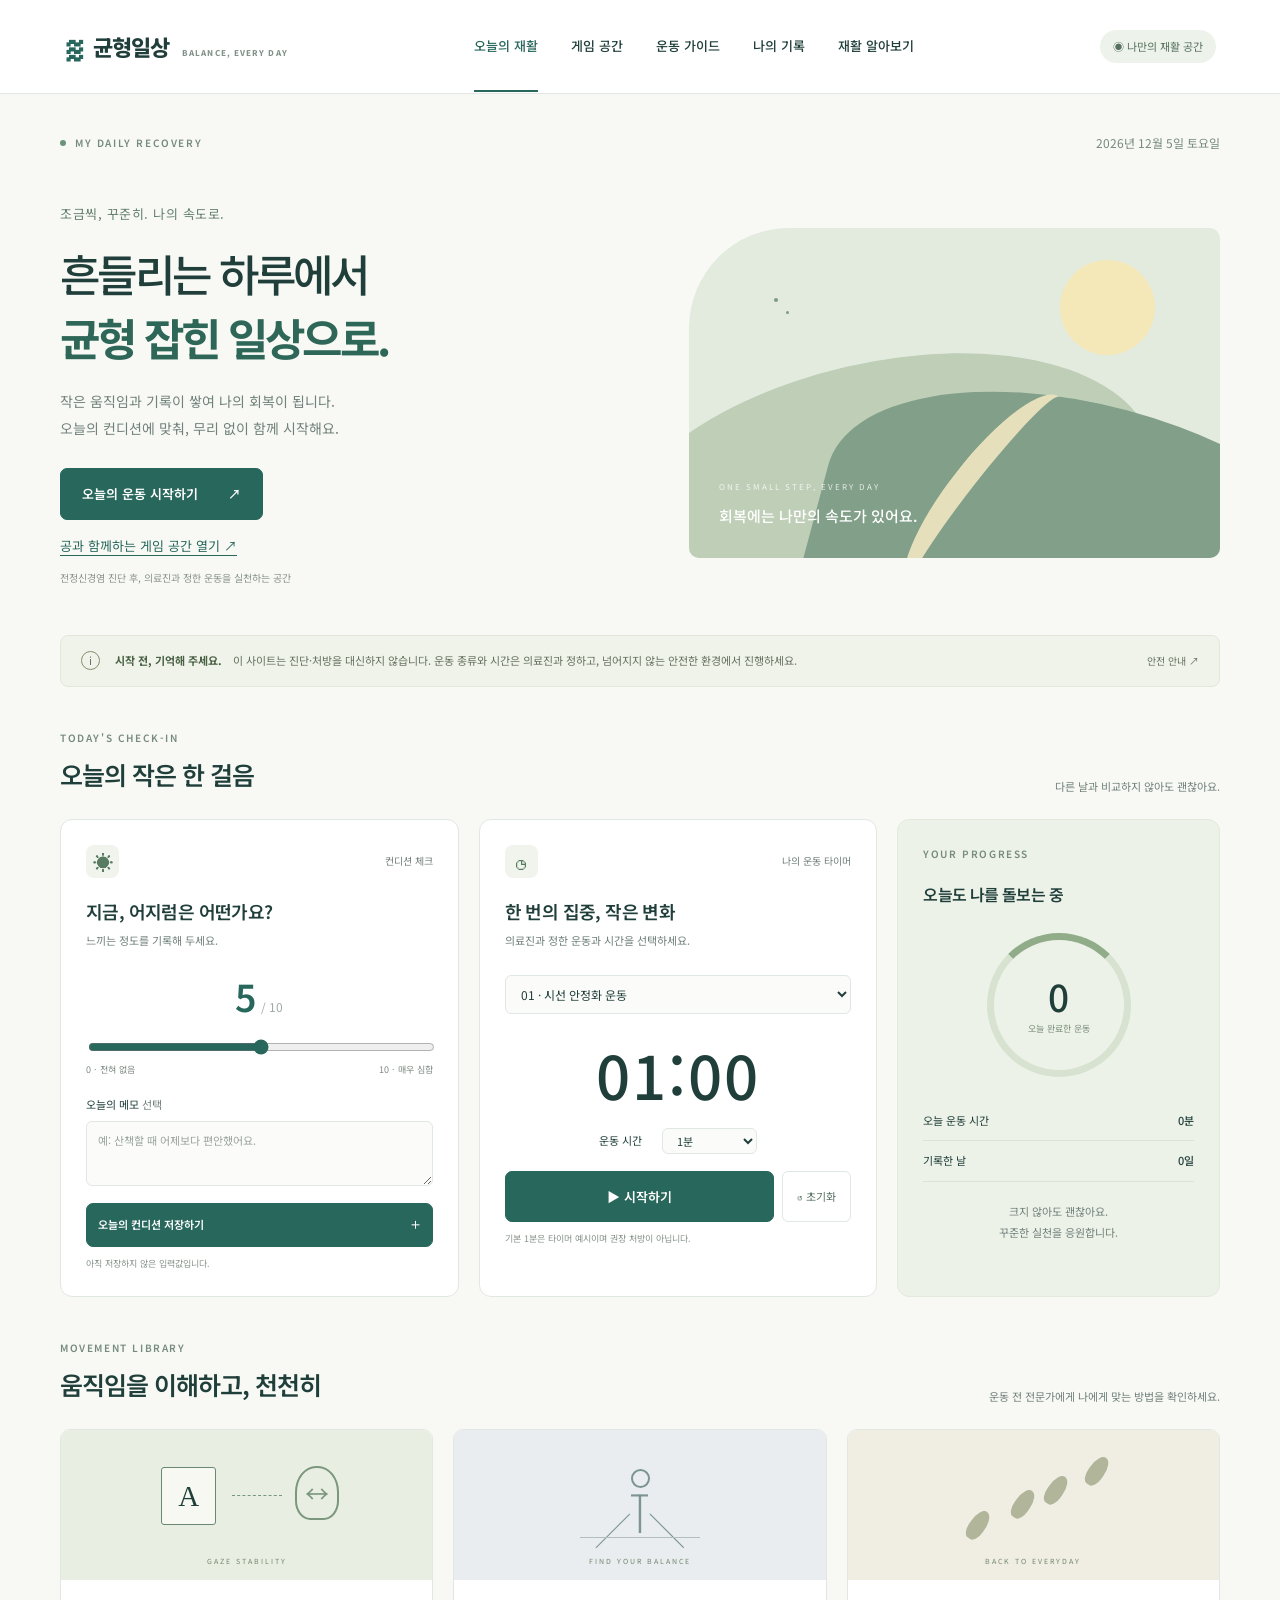
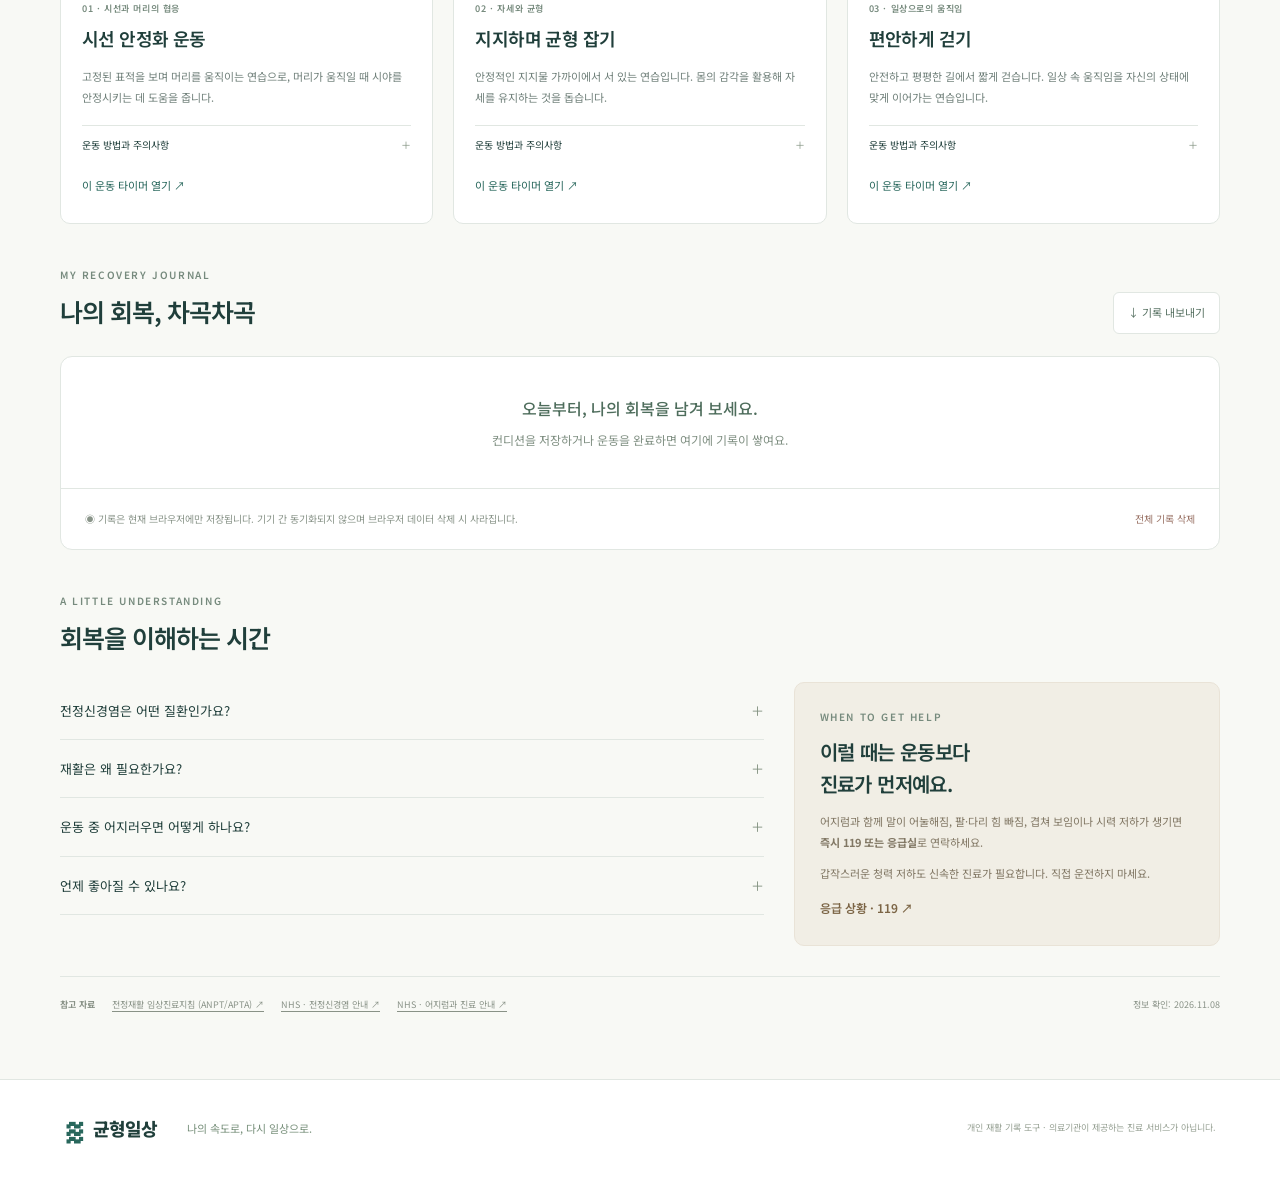
<file: index.html>
<!doctype html><html lang="ko"><head><meta charset="utf-8"><meta name="viewport" content="width=device-width, initial-scale=1"><meta name="description" content="나의 속도로 이어가는 전정재활. 운동 타이머와 어지럼·회복 기록을 한곳에서 관리하세요."><title>균형일상 | 나의 속도로, 다시 일상으로</title><link rel="stylesheet" href="style.css"></head><body>
<header><a href="#home" class="brand"><span class="brand-icon">≋</span> 균형일상<span class="brand-en">BALANCE, EVERY DAY</span></a><nav aria-label="주 메뉴"><a href="#home" class="active">오늘의 재활</a><a href="games.html">게임 공간</a><a href="#exercises">운동 가이드</a><a href="#history">나의 기록</a><a href="#help">재활 알아보기</a></nav><span class="private">◉ 나만의 재활 공간</span></header>
<main id="home"><div class="eyebrow"><span class="dot"></span> MY DAILY RECOVERY <span id="today"></span></div>
<section class="hero"><div><p class="small-heading">조금씩, 꾸준히. 나의 속도로.</p><h1>흔들리는 하루에서<br><em>균형 잡힌 일상으로.</em></h1><p class="hero-copy">작은 움직임과 기록이 쌓여 나의 회복이 됩니다.<br>오늘의 컨디션에 맞춰, 무리 없이 함께 시작해요.</p><a class="button" href="#practice">오늘의 운동 시작하기 <span>↗</span></a><a class="game-entry" href="games.html">공과 함께하는 게임 공간 열기 ↗</a><p class="hero-note">전정신경염 진단 후, 의료진과 정한 운동을 실천하는 공간</p></div><div class="landscape" role="img" aria-label="잔잔한 해와 언덕이 이루는 균형의 풍경"><div class="sun"></div><div class="hill back"></div><div class="hill front"></div><div class="path"></div><div class="landscape-caption"><span>ONE SMALL STEP, EVERY DAY</span><strong>회복에는 나만의 속도가 있어요.</strong></div><span class="orb orb-one"></span><span class="orb orb-two"></span></div></section>
<div class="safety-strip"><span class="safety-symbol">i</span><p><strong>시작 전, 기억해 주세요.</strong> 이 사이트는 진단·처방을 대신하지 않습니다. 운동 종류와 시간은 의료진과 정하고, 넘어지지 않는 안전한 환경에서 진행하세요.</p><a href="#help">안전 안내 ↗</a></div>
<section class="today-section"><div class="section-heading"><div><span class="eyebrow">TODAY'S CHECK-IN</span><h2>오늘의 작은 한 걸음</h2></div><span class="muted">다른 날과 비교하지 않아도 괜찮아요.</span></div><div class="dashboard"><article class="card checkin"><div class="card-top"><span class="icon-box">☀</span><span class="tag">컨디션 체크</span></div><h3>지금, 어지럼은 어떤가요?</h3><p>느끼는 정도를 기록해 두세요.</p><form id="symptom-form"><div class="score-line"><output id="score-value" for="score">5</output><span>/ 10</span></div><label class="sr-only" for="score">어지럼 정도 0부터 10</label><input type="range" id="score" min="0" max="10" value="5"><div class="range-labels"><span>0 · 전혀 없음</span><span>10 · 매우 심함</span></div><label for="note">오늘의 메모 <span class="muted">선택</span></label><textarea id="note" rows="2" maxlength="1000" placeholder="예: 산책할 때 어제보다 편안했어요."></textarea><button class="button full" type="submit">오늘의 컨디션 저장하기 <span>＋</span></button><p id="saved-label" class="micro">아직 저장하지 않은 입력값입니다.</p></form></article>
<article class="card practice" id="practice"><div class="card-top"><span class="icon-box">◷</span><span class="tag">나의 운동 타이머</span></div><h3>한 번의 집중, 작은 변화</h3><p>의료진과 정한 운동과 시간을 선택하세요.</p><label for="exercise" class="sr-only">운동 선택</label><select id="exercise"><option value="gaze">01 · 시선 안정화 운동</option><option value="balance">02 · 지지하며 균형 잡기</option><option value="walk">03 · 편안하게 걷기</option></select><div class="timer" id="clock" role="timer" aria-label="남은 시간">01<span>:</span>00</div><div class="time-setting"><label for="duration">운동 시간</label><select id="duration"><option value="30">30초</option><option value="60" selected>1분</option><option value="120">2분</option><option value="300">5분</option><option value="600">10분</option></select></div><div class="timer-buttons"><button class="button" id="start">▶ 시작하기</button><button class="secondary" id="reset">↺ 초기화</button></div><p class="micro" id="timer-note">기본 1분은 타이머 예시이며 권장 처방이 아닙니다.</p></article>
<article class="card summary"><span class="eyebrow">YOUR PROGRESS</span><h3>오늘도 나를 돌보는 중</h3><div class="progress-circle"><span id="session-count">0</span><small>오늘 완료한 운동</small></div><div class="summary-row"><span>오늘 운동 시간</span><strong id="total-time">0분</strong></div><div class="summary-row"><span>기록한 날</span><strong id="record-days">0일</strong></div><p class="encouragement">크지 않아도 괜찮아요.<br>꾸준한 실천을 응원합니다.</p></article></div></section>
<section id="exercises"><div class="section-heading"><div><span class="eyebrow">MOVEMENT LIBRARY</span><h2>움직임을 이해하고, 천천히</h2></div><span class="muted">운동 전 전문가에게 나에게 맞는 방법을 확인하세요.</span></div><div class="exercise-grid"><article class="exercise-card"><div class="exercise-art gaze-art"><span class="target">A</span><span class="dashed"></span><span class="head-shape">↔</span><small>GAZE STABILITY</small></div><div class="exercise-body"><span class="eyebrow">01 · 시선과 머리의 협응</span><h3>시선 안정화 운동</h3><p>고정된 표적을 보며 머리를 움직이는 연습으로, 머리가 움직일 때 시야를 안정시키는 데 도움을 줍니다.</p><details><summary>운동 방법과 주의사항 <span>＋</span></summary><p>앉은 자세에서 눈높이의 글자를 바라봅니다. 글자를 선명하게 볼 수 있는 범위에서 머리를 좌우로 천천히 움직입니다. 속도·방향·시간은 전문가가 정해 준 대로 따르세요. 목 통증이 생기거나 표적이 계속 흐려지면 중단하고 상담하세요.</p></details><button class="text-button choose" data-type="gaze">이 운동 타이머 열기 ↗</button></div></article>
<article class="exercise-card"><div class="exercise-art balance-art"><span class="balance-person">⎯<br>│<br>╱ ╲</span><span class="floor-line"></span><small>FIND YOUR BALANCE</small></div><div class="exercise-body"><span class="eyebrow">02 · 자세와 균형</span><h3>지지하며 균형 잡기</h3><p>안정적인 지지물 가까이에서 서 있는 연습입니다. 몸의 감각을 활용해 자세를 유지하는 것을 돕습니다.</p><details><summary>운동 방법과 주의사항 <span>＋</span></summary><p>움직이지 않는 조리대나 난간 앞에서 눈을 뜨고 편안한 간격으로 섭니다. 필요하면 지지물을 잡으세요. 발 간격·시간은 전문가가 정한 범위로 유지합니다. 혼자 눈을 감거나 쿠션 위에 서는 등 난도를 높이지 마세요.</p></details><button class="text-button choose" data-type="balance">이 운동 타이머 열기 ↗</button></div></article>
<article class="exercise-card"><div class="exercise-art walk-art"><span class="step s1"></span><span class="step s2"></span><span class="step s3"></span><span class="step s4"></span><small>BACK TO EVERYDAY</small></div><div class="exercise-body"><span class="eyebrow">03 · 일상으로의 움직임</span><h3>편안하게 걷기</h3><p>안전하고 평평한 길에서 짧게 걷습니다. 일상 속 움직임을 자신의 상태에 맞게 이어가는 연습입니다.</p><details><summary>운동 방법과 주의사항 <span>＋</span></summary><p>장애물이 없는 밝고 평평한 장소를 선택하세요. 불안정하면 보호자와 동행하고 필요한 보조기구를 사용합니다. 전문가와 정한 속도와 시간으로 걷고, 어지럼이 심해지면 즉시 안전하게 앉으세요. 걷는 동안 화면을 보지 마세요.</p></details><button class="text-button choose" data-type="walk">이 운동 타이머 열기 ↗</button></div></article></div></section>
<section id="history" class="history-section"><div class="section-heading"><div><span class="eyebrow">MY RECOVERY JOURNAL</span><h2>나의 회복, 차곡차곡</h2></div><button class="secondary" id="export">↓ 기록 내보내기</button></div><div class="card history-card"><div id="history-list"></div><div class="history-footer"><p>◉ 기록은 현재 브라우저에만 저장됩니다. 기기 간 동기화되지 않으며 브라우저 데이터 삭제 시 사라집니다.</p><button class="text-button danger" id="delete">전체 기록 삭제</button></div></div></section>
<section id="help"><div class="section-heading"><div><span class="eyebrow">A LITTLE UNDERSTANDING</span><h2>회복을 이해하는 시간</h2></div></div><div class="help-grid"><div class="faq"><details><summary>전정신경염은 어떤 질환인가요?<span>＋</span></summary><p>균형 정보를 전달하는 전정신경에 염증이 생겨 갑작스러운 어지럼과 불안정함이 나타나는 질환입니다. 어지럼의 원인은 다양하므로 진단이 먼저 필요합니다. 새로 청력이 떨어졌다면 전정신경염으로 단정하지 말고 신속히 진료받으세요.</p></details><details><summary>재활은 왜 필요한가요?<span>＋</span></summary><p>전정재활은 시선 안정화와 균형·보행 연습 등을 통해 변화된 균형 정보에 적응하도록 돕습니다. 개인의 상태와 기능에 맞춘 전문가의 평가와 지도가 중요합니다.</p></details><details><summary>운동 중 어지러우면 어떻게 하나요?<span>＋</span></summary><p>일시적인 가벼운 증상 증가가 있을 수 있지만, 참으면서 계속하지 마세요. 심한 어지럼·구토·넘어질 느낌·새로운 통증이 생기면 중단하고 안전하게 앉으세요. 증상이 오래 남거나 악화되면 운동량을 의료진과 다시 상의하세요.</p></details><details><summary>언제 좋아질 수 있나요?<span>＋</span></summary><p>회복 속도는 사람마다 다릅니다. 일정한 기간 안에 회복을 보장할 수 없습니다. 증상이 악화되거나 치료를 시작한 뒤에도 호전되지 않으면 담당 의료진과 상담하세요.</p></details></div><aside class="urgent"><span class="eyebrow">WHEN TO GET HELP</span><h3>이럴 때는 운동보다<br>진료가 먼저예요.</h3><p>어지럼과 함께 말이 어눌해짐, 팔·다리 힘 빠짐, 겹쳐 보임이나 시력 저하가 생기면 <strong>즉시 119 또는 응급실</strong>로 연락하세요.</p><p>갑작스러운 청력 저하도 신속한 진료가 필요합니다. 직접 운전하지 마세요.</p><a href="tel:119">응급 상황 · 119 ↗</a></aside></div><div class="sources"><strong>참고 자료</strong><a href="https://pmc.ncbi.nlm.nih.gov/articles/PMC8920012/" target="_blank" rel="noopener">전정재활 임상진료지침 (ANPT/APTA) ↗</a><a href="https://www.nhs.uk/conditions/labyrinthitis/" target="_blank" rel="noopener">NHS · 전정신경염 안내 ↗</a><a href="https://www.nhs.uk/conditions/vertigo/" target="_blank" rel="noopener">NHS · 어지럼과 진료 안내 ↗</a><span>정보 확인: 2026.11.08</span></div></section>
</main><footer><a class="brand" href="#home"><span class="brand-icon">≋</span> 균형일상</a><p>나의 속도로, 다시 일상으로.</p><small>개인 재활 기록 도구 · 의료기관이 제공하는 진료 서비스가 아닙니다.</small></footer><div class="toast" id="status" role="status" aria-live="polite"></div><script type="module" src="app.mjs"></script></body></html>
</file>
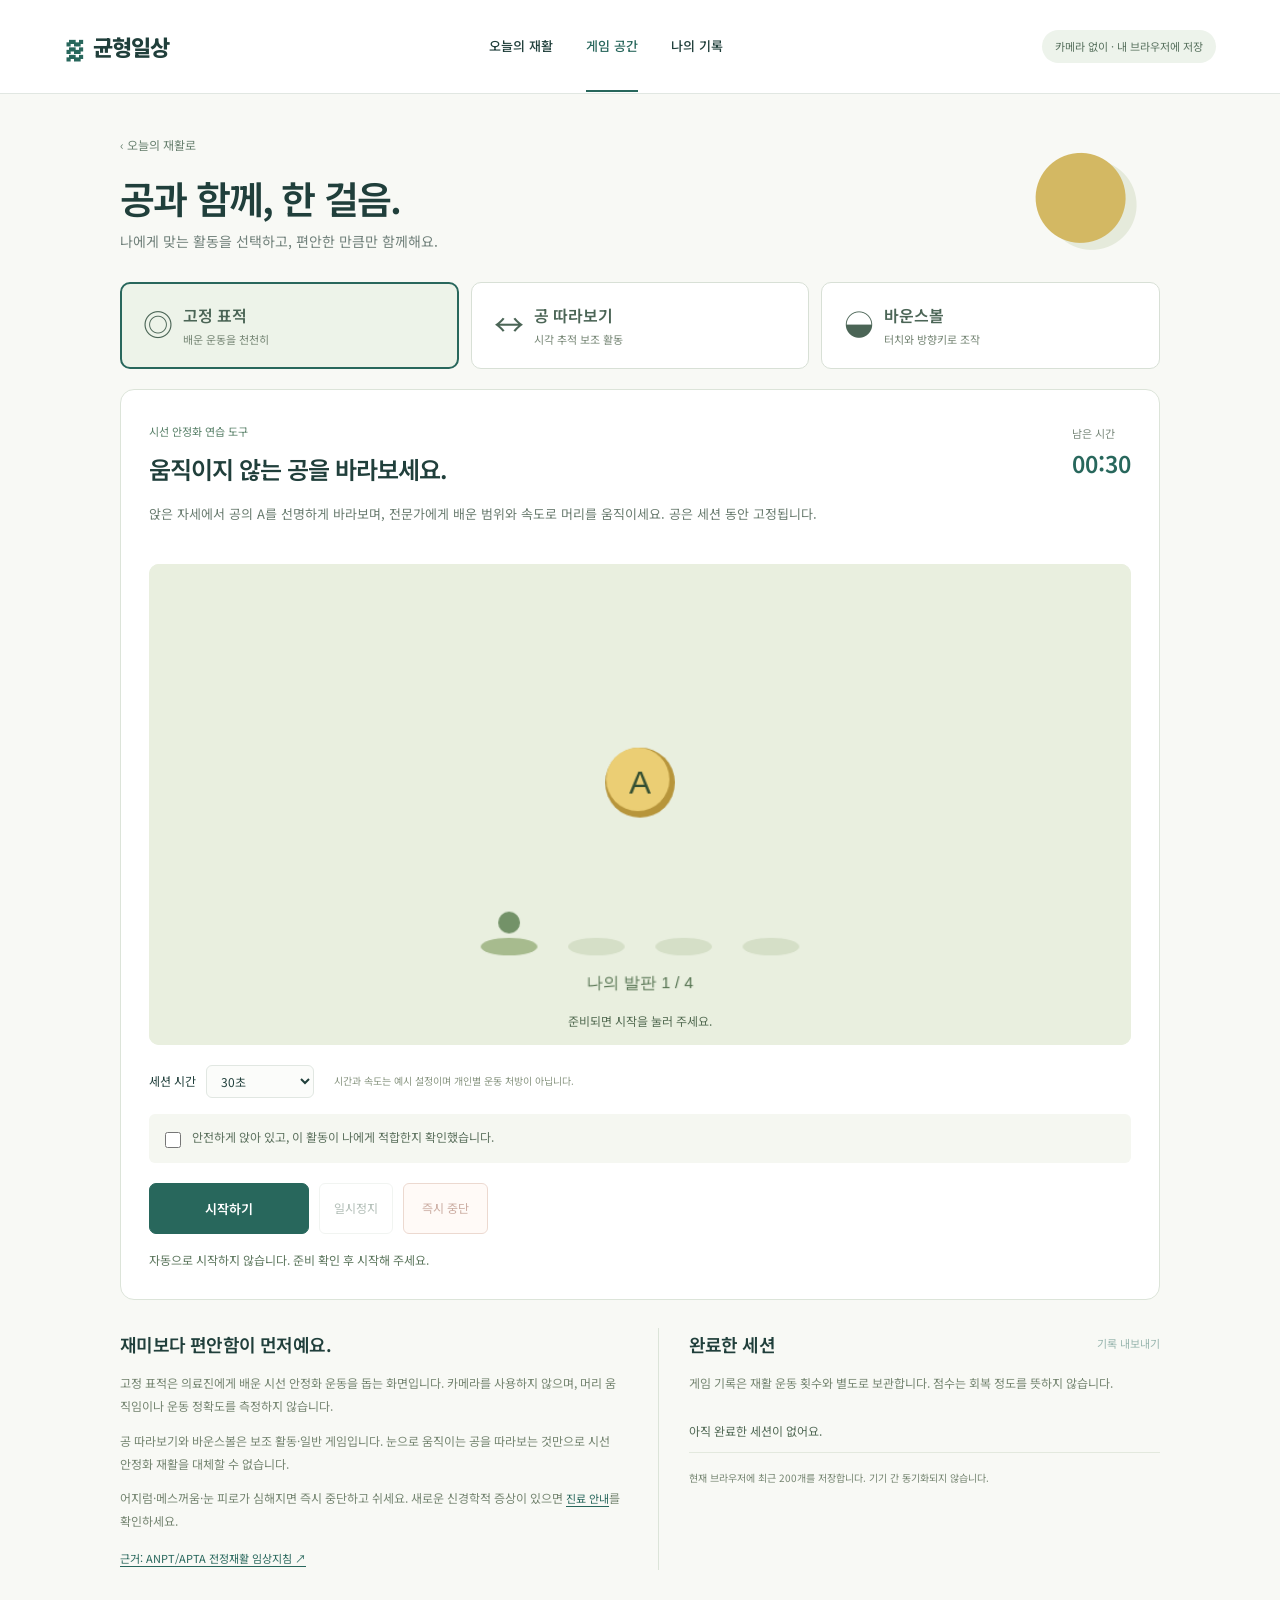
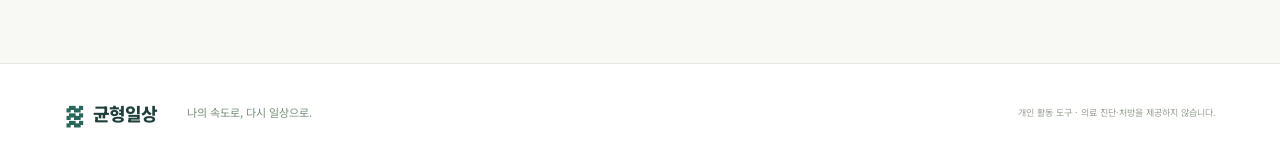
<file: games.html>
<!doctype html><html lang="ko"><head><meta charset="utf-8"><meta name="viewport" content="width=device-width,initial-scale=1"><meta name="description" content="고정 표적, 공 따라보기, 바운스볼을 선택할 수 있는 균형일상의 게임 공간"><title>공과 함께 한 걸음 | 균형일상</title><link rel="stylesheet" href="style.css"><link rel="stylesheet" href="games.css"></head><body>
<header><a class="brand" href="index.html"><span class="brand-icon">≋</span> 균형일상</a><nav aria-label="주 메뉴"><a href="index.html">오늘의 재활</a><a class="active" href="games.html" aria-current="page">게임 공간</a><a href="index.html#history">나의 기록</a></nav><span class="private">카메라 없이 · 내 브라우저에 저장</span></header>
<main class="game-main"><div class="game-intro"><div><a class="back-link" href="index.html">‹ 오늘의 재활로</a><h1>공과 함께, 한 걸음.</h1><p>나에게 맞는 활동을 선택하고, 편안한 만큼만 함께해요.</p></div><span class="intro-ball" aria-hidden="true">●</span></div>
<div class="mode-picker" role="group" aria-label="게임 모드"><button data-mode="gaze" aria-pressed="true"><span>◎</span><strong>고정 표적</strong><small>배운 운동을 천천히</small></button><button data-mode="track" aria-pressed="false"><span>↔</span><strong>공 따라보기</strong><small>시각 추적 보조 활동</small></button><button data-mode="bounce" aria-pressed="false"><span>◒</span><strong>바운스볼</strong><small>터치와 방향키로 조작</small></button></div>
<section class="game-panel" aria-labelledby="mode-title"><div class="game-heading"><div><span id="mode-kind" class="mode-kind">시선 안정화 연습 도구</span><h2 id="mode-title">움직이지 않는 공을 바라보세요.</h2></div><div class="game-stats"><span>남은 시간 <strong id="game-clock">00:30</strong></span><span id="score-wrap" hidden>모은 별 <strong id="game-score">0 / 4</strong></span></div></div>
<p id="mode-instruction" class="mode-instruction">앉은 자세에서 공의 A를 선명하게 바라보며, 전문가에게 배운 범위와 속도로 머리를 움직이세요. 공은 세션 동안 고정됩니다.</p>
<div class="canvas-wrap"><canvas id="game-canvas" width="900" height="440" tabindex="0" aria-label="고정 표적 게임 화면">이 브라우저는 Canvas를 지원하지 않습니다. 최신 브라우저로 열어 주세요.</canvas><div id="scene-caption">준비되면 시작을 눌러 주세요.</div></div>
<div id="touch-controls" class="touch-controls" hidden><button id="move-left" aria-label="공을 왼쪽으로 이동">← 왼쪽</button><span>공은 자동으로 튀어요.<br>별 4개를 모아 보세요.</span><button id="move-right" aria-label="공을 오른쪽으로 이동">오른쪽 →</button></div>
<div class="settings"><label>세션 시간<select id="game-duration"><option value="15">15초</option><option value="30" selected>30초</option><option value="60">1분</option><option value="120">2분</option></select></label><label id="speed-label" hidden>공 속도<select id="game-speed"><option value="0.5" selected>아주 느리게</option><option value="1">느리게</option><option value="1.5">보통</option></select></label><label id="direction-label" hidden>이동 방향<select id="game-direction"><option value="horizontal">좌우</option><option value="vertical">위아래</option></select></label><span>시간과 속도는 예시 설정이며 개인별 운동 처방이 아닙니다.</span></div>
<label class="readiness"><input type="checkbox" id="game-ready">안전하게 앉아 있고, 이 활동이 나에게 적합한지 확인했습니다.</label>
<div class="game-actions"><button class="button" id="game-start">시작하기</button><button class="secondary" id="game-pause" disabled>일시정지</button><button class="stop-button" id="game-stop" disabled>즉시 중단</button><button class="secondary" id="game-restart" hidden>다시 준비하기</button><button class="secondary" id="next-stone" hidden>다음 발판으로</button></div>
<p id="game-message" role="status" aria-live="polite">자동으로 시작하지 않습니다. 준비 확인 후 시작해 주세요.</p>
</section>
<div class="game-bottom"><aside class="game-guidance"><h3>재미보다 편안함이 먼저예요.</h3><p id="medical-note">고정 표적은 의료진에게 배운 시선 안정화 운동을 돕는 화면입니다. 카메라를 사용하지 않으며, 머리 움직임이나 운동 정확도를 측정하지 않습니다.</p><p>공 따라보기와 바운스볼은 보조 활동·일반 게임입니다. 눈으로 움직이는 공을 따라보는 것만으로 시선 안정화 재활을 대체할 수 없습니다.</p><p>어지럼·메스꺼움·눈 피로가 심해지면 즉시 중단하고 쉬세요. 새로운 신경학적 증상이 있으면 <a href="index.html#help">진료 안내</a>를 확인하세요.</p><a href="https://pmc.ncbi.nlm.nih.gov/articles/PMC8920012/" target="_blank" rel="noopener">근거: ANPT/APTA 전정재활 임상지침 ↗</a></aside>
<section class="game-journal" aria-labelledby="journal-title"><div><h3 id="journal-title">완료한 세션</h3><button class="text-button" id="game-export" disabled>기록 내보내기</button></div><p>게임 기록은 재활 운동 횟수와 별도로 보관합니다. 점수는 회복 정도를 뜻하지 않습니다.</p><ol id="game-records"></ol><p class="storage-note">현재 브라우저에 최근 200개를 저장합니다. 기기 간 동기화되지 않습니다.</p></section></div>
</main><footer><a class="brand" href="index.html"><span class="brand-icon">≋</span> 균형일상</a><p>나의 속도로, 다시 일상으로.</p><small>개인 활동 도구 · 의료 진단·처방을 제공하지 않습니다.</small></footer><script type="module" src="game.mjs"></script></body></html>
</file>
<file: style.css>
@import url('https://fonts.googleapis.com/css2?family=Noto+Sans+KR:wght@400;500;600;700;800&display=swap');
:root{--ink:#203f3b;--teal:#28675c;--muted:#71817b;--line:#e1e7e2;--bg:#f8f9f5}*{box-sizing:border-box}html{scroll-behavior:smooth;scroll-padding-top:100px}body{margin:0;background:var(--bg);color:var(--ink);font-family:'Noto Sans KR',sans-serif;font-size:14px;line-height:1.8}a{color:inherit;text-decoration:none}button,input,select,textarea{font:inherit}button,a,input,select,textarea{outline-offset:5px}button{cursor:pointer}header{height:94px;display:flex;align-items:center;justify-content:space-between;gap:24px;padding:0 5%;background:#fff;border-bottom:1px solid var(--line)}.brand{display:flex;align-items:center;gap:10px;font-size:22px;letter-spacing:-1px;font-weight:800;white-space:nowrap}.brand-icon{font-size:40px;color:var(--teal);line-height:1}.brand-en{font-size:8px;letter-spacing:1.1px;align-self:end;margin-bottom:6px;margin-left:3px;color:#81928a}nav{display:flex;gap:33px;font-size:13px;font-weight:500}nav a{padding:33px 0}nav a.active{color:var(--teal);border-bottom:2px solid var(--teal)}.private{font-size:11px;background:#edf3eb;border-radius:30px;padding:7px 13px;color:#58715e}main{max-width:1240px;margin:auto;padding:38px 40px 65px}.eyebrow{font-size:10px;letter-spacing:1.6px;font-weight:600;color:#768a7d;display:flex;align-items:center;gap:9px}.eyebrow #today{margin-left:auto;font-size:12px;letter-spacing:0;font-weight:400}.dot{width:6px;height:6px;background:#6d927b;border-radius:50%}.hero{display:grid;grid-template-columns:1.1fr 1fr;gap:45px;align-items:center;padding:35px 0 38px}.small-heading{color:#64806c;letter-spacing:.5px;font-size:13px}h1{font-size:44px;line-height:1.45;font-weight:500;letter-spacing:-2.7px;margin:17px 0}h1 em{font-style:normal;font-weight:700;color:#2e6757}.hero-copy{color:var(--muted);font-size:14px;line-height:1.95;margin:18px 0 26px}.button{border:1px solid var(--teal);background:var(--teal);color:white;border-radius:7px;padding:13px 21px;display:inline-flex;align-items:center;justify-content:center;gap:30px;font-size:13px;font-weight:600}.button:hover{background:#1c5046}.button:disabled{opacity:.55;cursor:default}.hero-note{font-size:10px;color:#8a948c;margin-top:12px}.landscape{height:330px;border-radius:100px 10px 10px 10px;background:#e3ebdf;position:relative;overflow:hidden}.sun{width:95px;height:95px;border-radius:50%;background:#f4e7b8;position:absolute;top:32px;right:65px}.hill{position:absolute;border-radius:50% 50% 0 0;transform:rotate(-13deg)}.hill.back{width:560px;height:290px;background:#bfceb7;left:-90px;top:135px}.hill.front{width:550px;height:260px;background:#819f89;left:130px;top:178px;transform:rotate(15deg)}.path{width:70px;height:245px;position:absolute;left:49%;top:143px;border-left:22px solid #e5dfbb;border-radius:50%;transform:rotate(38deg)}.landscape-caption{position:absolute;bottom:29px;left:30px;color:white;display:flex;flex-direction:column;gap:7px}.landscape-caption span{font-size:8px;letter-spacing:2px;opacity:.8}.landscape-caption strong{font-size:15px;font-weight:500}.orb{position:absolute;width:4px;height:4px;background:#7e9b82;border-radius:50%;top:70px;left:85px}.orb-two{top:83px;left:97px;width:3px;height:3px}.safety-strip{display:flex;align-items:center;gap:15px;border:1px solid #e2e7dc;background:#f0f3e9;padding:15px 20px;border-radius:8px;font-size:11px;color:#667261}.safety-strip p{margin:0;flex:1}.safety-strip strong{margin-right:8px;color:#496145}.safety-symbol{border:1px solid #80916e;border-radius:50%;width:19px;height:19px;line-height:17px;text-align:center}.safety-strip a{white-space:nowrap;font-size:10px}.section-heading{display:flex;justify-content:space-between;align-items:end;gap:16px;margin:42px 0 22px}h2{font-size:25px;font-weight:600;letter-spacing:-1px;margin:5px 0 0}.muted{color:var(--muted);font-size:11px}.dashboard{display:grid;grid-template-columns:1.05fr 1.05fr .85fr;gap:20px}.card{border:1px solid var(--line);background:#fff;border-radius:12px;padding:25px}.card-top{display:flex;align-items:center;justify-content:space-between}.icon-box{background:#f0f4ed;color:#577c62;border-radius:8px;width:33px;height:33px;text-align:center;line-height:33px;font-size:20px}.tag{font-size:10px;color:#728079}h3{font-size:18px;letter-spacing:-.6px;font-weight:600;margin:17px 0 4px}.card>p{color:var(--muted);font-size:11px;margin:0 0 12px}.score-line{text-align:center;margin:7px 0}.score-line output{font-size:37px;color:var(--teal);font-weight:600}.score-line span{font-size:12px;color:#a0aaa3;margin-left:5px}input[type=range]{width:100%;accent-color:var(--teal)}.range-labels{display:flex;justify-content:space-between;color:#7c8880;font-size:9px;margin-bottom:17px}form label{font-size:11px;display:block;margin-bottom:6px}textarea,select{border:1px solid var(--line);border-radius:6px;background:#fbfcfa;color:var(--ink);padding:9px 11px;width:100%}textarea{resize:vertical;min-height:65px;font-size:11px}textarea::placeholder{color:#9aa39c}.full{width:100%;padding:11px;margin-top:10px;justify-content:space-between;font-size:11px}.micro{font-size:9px!important;line-height:1.7;color:#849188!important;margin:9px 0 0!important}.practice>select{margin-top:12px;font-size:12px}.timer{font-size:60px;font-weight:500;line-height:1.4;text-align:center;margin:18px 0 12px;letter-spacing:2px;font-variant-numeric:tabular-nums}.timer span{color:#b3c3b7}.time-setting{display:flex;align-items:center;gap:20px;font-size:11px;margin-bottom:17px;justify-content:center}.time-setting select{width:95px;padding:3px 10px}.timer-buttons{display:flex;gap:8px}.timer-buttons .button{flex:1;gap:10px}.secondary{border:1px solid var(--line);background:white;color:#587263;border-radius:6px;padding:10px 14px;font-size:11px}.secondary:hover{background:#f0f4ec}.summary{background:#edf2e9;border-color:#e3eadd}.summary h3{font-size:16px}.progress-circle{width:144px;height:144px;border:7px solid #d7e2d1;border-top-color:#91ac88;border-radius:50%;margin:24px auto;display:flex;align-items:center;justify-content:center;flex-direction:column}.progress-circle>span{font-size:37px;font-weight:500;line-height:1.3}.progress-circle small{font-size:9px;color:#7b8e79}.summary-row{display:flex;justify-content:space-between;font-size:11px;padding:10px 0;border-bottom:1px solid #dae3d6}.summary-row strong{font-weight:500}.encouragement{font-size:11px!important;line-height:1.9;text-align:center;margin:19px 0 0!important}.exercise-grid{display:grid;grid-template-columns:repeat(3,1fr);gap:20px}.exercise-card{border:1px solid var(--line);border-radius:10px;background:#fff;overflow:hidden}.exercise-art{height:150px;position:relative;background:#e9eee3;display:flex;justify-content:center;align-items:center}.exercise-art small{position:absolute;bottom:12px;font-size:7px;letter-spacing:2px;color:#71866d}.target{border:1px solid #6a8773;font-family:serif;font-size:29px;padding:2px 16px;position:absolute;left:27%;top:37px;border-radius:3px;background:#f6f8f1}.dashed{position:absolute;width:50px;border-top:1px dashed #77977c;left:46%;top:65px}.head-shape{border:2px solid #7b977e;border-radius:48% 48% 35% 35%;width:44px;height:54px;position:absolute;left:63%;top:36px;color:#7b977e;text-align:center;line-height:50px;font-size:24px}.balance-art{background:#e9edef}.balance-person{font-family:monospace;line-height:18px;font-size:34px;color:#7c9493;text-align:center;position:relative;padding-top:18px}.balance-person:before{content:'';width:15px;height:15px;border:2px solid #7c9493;border-radius:50%;position:absolute;top:0;left:calc(50% - 9px)}.floor-line{position:absolute;width:120px;border-top:1px solid #b0c0bd;top:107px}.walk-art{background:#f0ede2}.step{width:16px;height:32px;border-radius:50% 50% 40% 40%;position:absolute;background:#b1b69a;transform:rotate(35deg)}.s1{left:33%;top:79px}.s2{left:45%;top:58px}.s3{left:54%;top:44px}.s4{left:65%;top:25px}.exercise-body{padding:21px}.exercise-body .eyebrow{font-size:9px;letter-spacing:.6px}.exercise-body h3{margin-top:5px}.exercise-body p{font-size:11px;color:var(--muted);line-height:1.95}.exercise-body details{border-top:1px solid var(--line);margin-top:17px}.exercise-body summary{font-size:10px;padding:10px 0}.text-button{border:0;background:transparent;color:var(--teal);padding:6px 0;font-size:11px}.choose{margin-top:6px}.history-card{padding:0}.empty{text-align:center;padding:37px 20px;color:#809083;font-size:12px}.empty strong{display:block;color:#4e6d5c;font-size:16px;font-weight:500;margin-bottom:6px}.history-footer{border-top:1px solid var(--line);padding:15px 24px;display:flex;align-items:center;justify-content:space-between;gap:20px}.history-footer p{font-size:10px;color:#899489;margin:0}.danger{color:#9a7366;white-space:nowrap;font-size:10px}.history-entry{padding:20px 24px;border-bottom:1px solid var(--line)}.history-entry h3{font-size:14px;margin:0 0 6px}.history-entry p{font-size:12px;margin:3px 0;white-space:pre-wrap;overflow-wrap:anywhere}.help-grid{display:grid;grid-template-columns:1.65fr 1fr;gap:30px}.faq details{border-bottom:1px solid var(--line)}summary{list-style:none;cursor:pointer;display:flex;justify-content:space-between;gap:15px;padding:17px 0;font-size:13px}summary::-webkit-details-marker{display:none}summary span{color:#829280}details[open] summary span{transform:rotate(45deg)}.faq p{font-size:12px;color:var(--muted);margin:0 0 20px;line-height:1.9}.urgent{background:#f1eee5;border:1px solid #e9e3d7;border-radius:10px;padding:25px}.urgent h3{font-size:20px;line-height:1.6;margin-top:10px}.urgent p{font-size:11px;color:#817764;line-height:1.9}.urgent a{font-size:12px;color:#7c6546;font-weight:600}.sources{display:flex;gap:17px;flex-wrap:wrap;font-size:9px;color:#899287;border-top:1px solid var(--line);margin-top:30px;padding-top:20px}.sources a{text-decoration:underline;text-underline-offset:3px}.sources span{margin-left:auto}footer{border-top:1px solid var(--line);display:flex;align-items:center;gap:30px;padding:28px 5%;background:#fff}footer .brand{font-size:18px}footer p{font-size:11px;color:#78907b}footer small{margin-left:auto;font-size:9px;color:#96a093}.toast{position:fixed;left:50%;bottom:25px;transform:translateX(-50%);background:#203f3b;color:white;border-radius:8px;padding:12px 24px;box-shadow:0 5px 20px #0002;font-size:13px;max-width:90vw;z-index:10}.toast:empty{display:none}.sr-only{position:absolute;width:1px;height:1px;padding:0;margin:-1px;overflow:hidden;clip:rect(0,0,0,0);white-space:nowrap;border:0}button:focus-visible,a:focus-visible,summary:focus-visible{outline:2px solid #437e65}@media(min-width:1500px){main{max-width:1300px}.hero{gap:90px}.landscape{height:355px}}@media(max-width:1000px){header{padding:0 25px}.brand-en,.private{display:none}nav{gap:20px}main{padding:30px 25px}h1{font-size:36px}.hero{gap:20px}.dashboard{grid-template-columns:1fr 1fr}.summary{grid-column:1/-1;display:grid;grid-template-columns:1fr 1fr 1fr;align-items:center;gap:10px}.summary .eyebrow{grid-column:1}.summary h3{grid-column:1;margin:0}.progress-circle{grid-column:2;grid-row:1/4;width:110px;height:110px;margin:0 auto}.summary-row{grid-column:3}.encouragement{grid-column:1/-1}.exercise-body{padding:16px}.section-heading>.muted{max-width:220px;text-align:right}.brand{font-size:20px}footer{flex-wrap:wrap}footer small{margin-left:0}}@media(max-width:650px){html{scroll-padding-top:20px}header{height:auto;display:block;padding:18px 20px 0}.brand{font-size:22px}nav{justify-content:space-between;gap:8px;margin-top:10px}nav a{padding:14px 0;font-size:11px}main{padding:24px 20px 40px}.hero{grid-template-columns:1fr;padding-top:21px;gap:24px}h1{font-size:36px;letter-spacing:-2px}.hero-copy{font-size:13px}.hero .button{width:100%;justify-content:space-between}.landscape{height:240px;border-top-left-radius:75px}.hill.back{top:90px}.hill.front{top:130px}.sun{top:22px;width:75px;height:75px}.path{top:110px}.landscape-caption{bottom:22px}.safety-strip{align-items:start;padding:15px;gap:10px}.safety-strip p{font-size:10px}.safety-strip a{display:none}.safety-symbol{flex-shrink:0;margin-top:3px}.section-heading{margin-top:33px;align-items:center}h2{font-size:22px}.section-heading>.muted{display:none}.dashboard,.exercise-grid,.help-grid{grid-template-columns:1fr}.card{padding:23px}.summary{grid-column:auto;display:block}.summary .progress-circle{margin:20px auto}.summary-row{padding:13px 0}.exercise-art{height:165px}.exercise-body{padding:22px}.exercise-body p{font-size:12px}.exercise-body summary{font-size:12px}.history-footer{flex-direction:column;align-items:start;gap:8px;padding:16px 20px}.help-grid{gap:24px}footer{padding:25px 20px;gap:10px 20px}footer small{width:100%}.sources{gap:9px 14px}.sources strong{width:100%}.sources span{margin:0}.timer-buttons .button{padding:13px}#today{font-size:10px}.toast{width:max-content;max-width:90vw}}
@media(prefers-reduced-motion:reduce){html{scroll-behavior:auto}}

.game-entry{display:block;width:fit-content;margin-top:14px;color:#28675c;font-size:13px;text-decoration:underline;text-underline-offset:4px}@media(max-width:650px){nav{gap:6px}nav a{font-size:10px}}
</file>
<file: games.css>
[hidden]{display:none!important}.game-main{max-width:1120px}.game-intro{display:flex;justify-content:space-between;align-items:center;padding:0 0 28px}.back-link{font-size:12px;color:#68806f}.game-intro h1{font-size:38px;margin:13px 0 4px;font-weight:600;letter-spacing:-1.8px}.game-intro p{margin:0;color:#71817b;font-size:14px}.intro-ball{font-size:100px;color:#d3b863;line-height:1;transform:rotate(-10deg);text-shadow:9px 9px 0 #e5eadb;margin-right:30px}.mode-picker{display:grid;grid-template-columns:repeat(3,1fr);gap:12px;margin-bottom:20px}.mode-picker button{display:grid;grid-template-columns:40px 1fr;text-align:left;border:1px solid #d8e0d6;border-radius:10px;background:white;padding:18px 22px;color:#4b6556}.mode-picker button[aria-pressed=true]{border:2px solid #28675c;background:#edf3e9;padding:17px 21px}.mode-picker button>span{grid-row:1/3;font-size:30px;line-height:1.5}.mode-picker strong{font-size:16px;font-weight:600}.mode-picker small{font-size:11px;color:#768675}.game-panel{background:#fff;border:1px solid #dce4d9;border-radius:14px;padding:28px}.game-heading{display:flex;justify-content:space-between;gap:20px;align-items:center}.mode-kind{font-size:11px;color:#577f67}.game-heading h2{font-size:24px;margin-top:4px}.game-stats{display:flex;gap:20px;white-space:nowrap}.game-stats span{font-size:11px;color:#7a897c;display:flex;flex-direction:column}.game-stats strong{font-size:23px;color:#28675c;font-weight:600;font-variant-numeric:tabular-nums}.mode-instruction{font-size:13px;color:#6a7c70;min-height:47px;margin:12px 0 15px;max-width:850px}.canvas-wrap{position:relative;background:#e9efdf;border-radius:10px;overflow:hidden}canvas{display:block;width:100%;aspect-ratio:900/440;touch-action:pan-y}canvas:focus-visible{outline:3px solid #28675c;outline-offset:-4px}#scene-caption{position:absolute;bottom:13px;left:10px;right:10px;text-align:center;color:#536b52;font-size:12px;pointer-events:none}.settings{display:flex;align-items:center;gap:20px;flex-wrap:wrap;margin:20px 0 16px}.settings label{display:flex;align-items:center;gap:10px;font-size:12px;white-space:nowrap}.settings select{width:108px;padding:6px 10px;font-size:12px}.settings>span{font-size:10px;color:#889581;flex:1;min-width:180px}.readiness{font-size:12px;display:flex;align-items:flex-start;gap:8px;background:#f5f7f1;border-radius:6px;padding:12px;color:#5c715e}.readiness input{margin-top:6px;accent-color:#28675c;width:16px;height:16px;flex-shrink:0}.game-actions{display:flex;gap:10px;flex-wrap:wrap;margin-top:20px}.game-actions .button{min-width:160px}.game-actions .secondary{font-size:12px}.stop-button{background:#fff4ee;border:1px solid #d7ad99;border-radius:6px;color:#8e4a33;padding:10px 18px;font-size:12px}button:disabled{cursor:default;opacity:.45}#game-message{font-size:12px;color:#5c765d;min-height:22px;margin:15px 0 0}.touch-controls{display:flex;gap:12px;justify-content:space-between;align-items:center;padding-top:12px}.touch-controls button{background:#e9efe4;border:1px solid #cddbc6;border-radius:8px;color:#355c43;padding:12px 28px;font-size:15px;touch-action:none;user-select:none;-webkit-user-select:none}.touch-controls button:active{background:#b9d0af}.touch-controls span{text-align:center;color:#7a8e75;font-size:11px}.game-bottom{display:grid;grid-template-columns:1fr 1fr;gap:35px;margin:28px 0}.game-bottom h3{margin-top:0}.game-guidance p,.game-journal>p{font-size:12px;color:#758571;line-height:1.9}.game-guidance a{font-size:11px;color:#28675c;text-decoration:underline;text-underline-offset:3px}.game-journal{border-left:1px solid #dce4d9;padding-left:30px}.game-journal>div{display:flex;justify-content:space-between;align-items:center;gap:10px}.game-journal h3{margin-bottom:0}#game-records{list-style:none;margin:15px 0;padding:0;max-height:210px;overflow-y:auto}#game-records li{border-bottom:1px solid #e3e9de;padding:10px 0;font-size:12px;color:#526a56}#game-records li span{display:block;font-size:10px;color:#889783}.storage-note{font-size:10px!important}@media(max-width:650px){.game-intro{padding-bottom:20px}.game-intro h1{font-size:30px}.game-intro p{font-size:12px}.intro-ball{font-size:60px;margin-right:5px}.mode-picker{gap:7px}.mode-picker button{padding:12px 7px;display:flex;flex-direction:column;gap:3px;text-align:center;align-items:center}.mode-picker button[aria-pressed=true]{padding:11px 6px}.mode-picker strong{font-size:13px}.mode-picker small{font-size:9px}.mode-picker button>span{font-size:24px;line-height:1.2}.game-panel{padding:17px 13px}.game-heading{align-items:flex-start;gap:10px}.game-heading h2{font-size:18px;letter-spacing:-.8px;line-height:1.6}.game-stats{gap:8px}.game-stats strong{font-size:18px}.game-stats span{font-size:9px}.mode-instruction{font-size:12px;line-height:1.8;min-height:86px}canvas{aspect-ratio:900/540}#scene-caption{font-size:10px;bottom:7px}.settings{gap:10px;margin-top:15px}.settings label{font-size:11px;gap:6px}.settings select{width:90px;font-size:11px}.settings>span{flex-basis:100%}.readiness{font-size:11px}.game-actions{gap:7px}.game-actions .button{min-width:120px;flex:1}.game-actions .secondary,.stop-button{padding:10px 12px;font-size:11px}#next-stone{flex-basis:100%}#game-message{font-size:11px}.game-bottom{grid-template-columns:1fr;gap:25px}.game-journal{border-left:0;border-top:1px solid #dce4d9;padding:23px 0 0}.touch-controls button{padding:14px 20px;font-size:13px}.touch-controls span{font-size:9px}}
.touch-controls button{white-space:nowrap;flex-shrink:0}@media(max-width:380px){.touch-controls{gap:7px}.touch-controls button{padding:12px 13px}.touch-controls span{font-size:9px}.game-stats{flex-direction:column;gap:2px}.game-heading h2{font-size:17px}}
</file>
